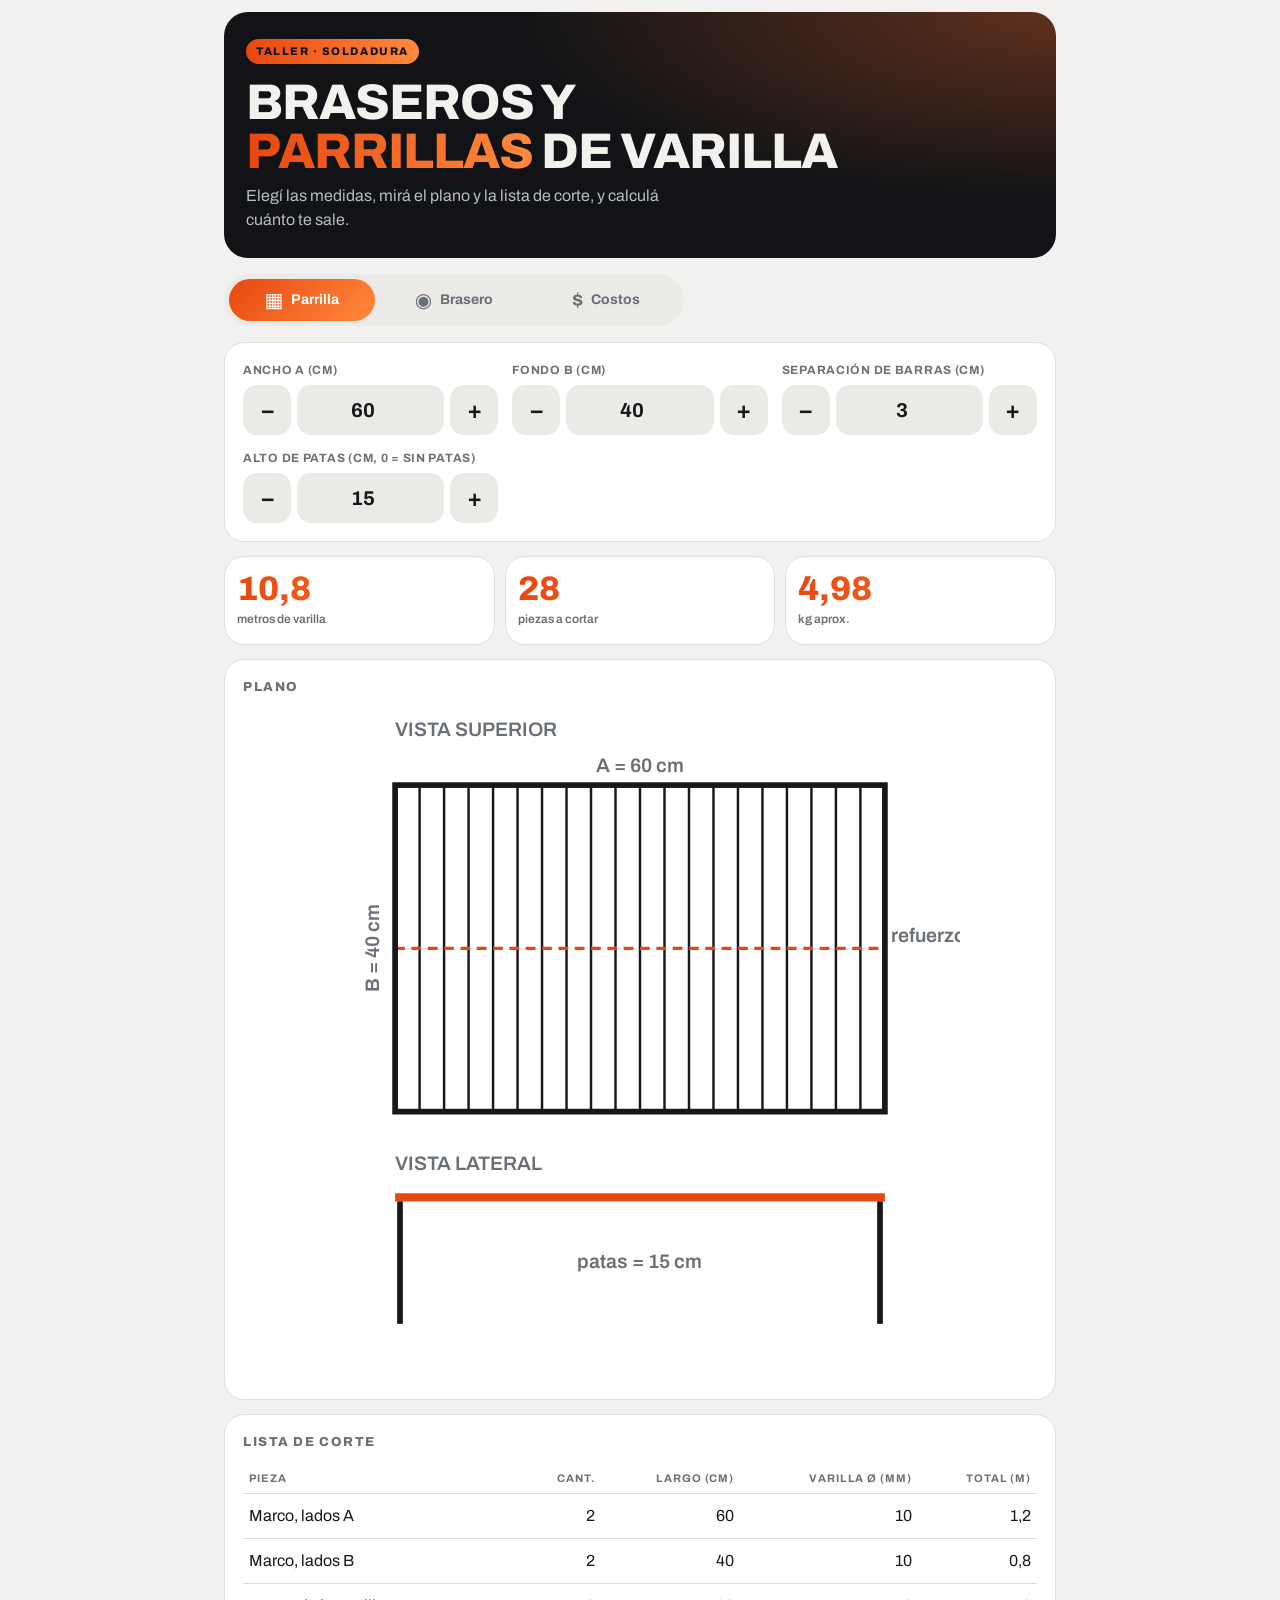
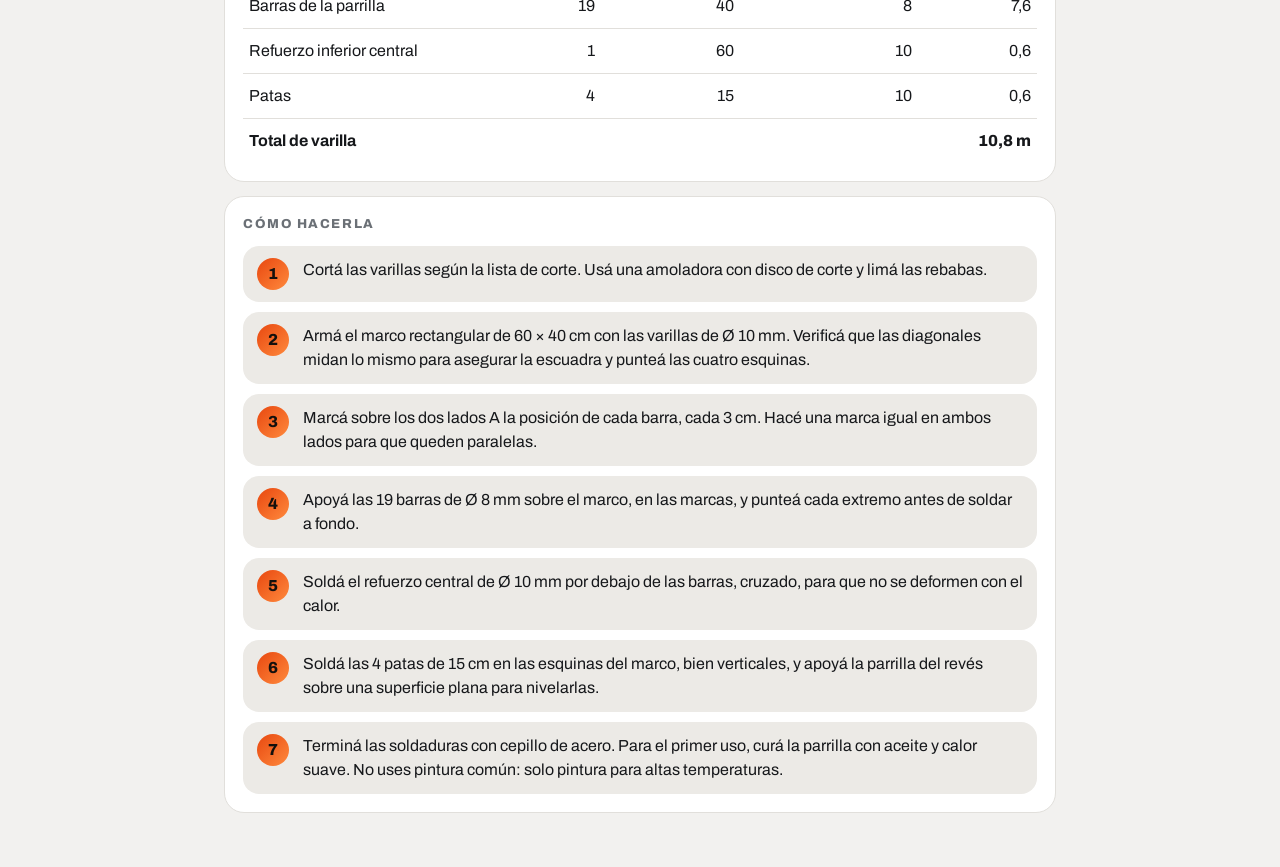
<file: index.html>
<!DOCTYPE html>
<html lang="es">
<head>
<meta charset="utf-8">
<meta name="viewport" content="width=device-width, initial-scale=1, viewport-fit=cover">
<meta name="theme-color" content="#111316">
<meta name="mobile-web-app-capable" content="yes">
<meta name="apple-mobile-web-app-capable" content="yes">
<meta name="apple-mobile-web-app-title" content="Parrillas">
<link rel="manifest" href="manifest.webmanifest">
<link rel="icon" href="icon-192.png">
<link rel="apple-touch-icon" href="apple-touch-icon.png">
<title>Braseros y parrillas de varilla</title>
<link href="https://fonts.googleapis.com/css2?family=Archivo:wght@400;600;800&display=swap" rel="stylesheet">
<style>:root{--bg:#f2f1ef;--panel:#fff;--ink:#16181b;--mute:#6b7076;--line:#e1dfdb;--acc:#e8470f;--acc2:#ff8a3d;--accink:#fff;--soft:#fdeadf;--chip:#eceae6;
box-sizing:border-box;padding-top:env(safe-area-inset-top,0px);padding-bottom:env(safe-area-inset-bottom,0px)}
@media (prefers-color-scheme:dark){:root:not([data-theme="light"]){--bg:#0d0e10;--panel:#17191c;--ink:#f3f1ee;--mute:#9a9fa5;--line:#2a2d31;--acc:#ff6a2b;--acc2:#ffb347;--accink:#14100d;--soft:#2a1a11;--chip:#222529}}
:root[data-theme="dark"]{--bg:#0d0e10;--panel:#17191c;--ink:#f3f1ee;--mute:#9a9fa5;--line:#2a2d31;--acc:#ff6a2b;--acc2:#ffb347;--accink:#14100d;--soft:#2a1a11;--chip:#222529}
html{scroll-padding-top:env(safe-area-inset-top,0px)}
*{box-sizing:border-box}
body{margin:0;background:var(--bg);color:var(--ink);font:16px/1.5 Archivo,system-ui,-apple-system,"Segoe UI",sans-serif}
main{max-width:860px;margin:0 auto;padding:12px 14px 110px}
.hero{background:radial-gradient(120% 140% at 100% 0%,#ff6a2b55,transparent 55%),#111316;color:#f3f1ee;border-radius:24px;padding:26px 22px;margin-bottom:16px}
.badge{display:inline-block;font-size:11px;font-weight:800;letter-spacing:.14em;background:linear-gradient(90deg,var(--acc),var(--acc2));color:#14100d;padding:4px 10px;border-radius:99px}
h1{font-size:clamp(30px,8vw,50px);font-weight:800;text-transform:uppercase;letter-spacing:-.02em;line-height:.98;margin:14px 0 8px}
h1 em{font-style:normal;background:linear-gradient(90deg,var(--acc),var(--acc2));-webkit-background-clip:text;background-clip:text;color:transparent}
h2{font-size:13px;font-weight:800;text-transform:uppercase;letter-spacing:.12em;color:var(--mute);margin:0 0 12px}
.sub{color:#b9bcc0;margin:0;max-width:46ch}.hint{color:var(--mute);font-size:14px}
.tabs{position:fixed;left:0;right:0;bottom:0;z-index:10;display:flex;gap:6px;padding:8px 10px calc(8px + env(safe-area-inset-bottom,0px));background:var(--panel);border-top:1px solid var(--line)}
.tabs button{flex:1;font:inherit;font-size:12px;font-weight:700;cursor:pointer;background:none;color:var(--mute);border:0;border-radius:14px;padding:6px 4px;min-height:52px;display:flex;flex-direction:column;align-items:center;justify-content:center;gap:1px}
.tabs i{font-style:normal;font-size:20px;line-height:1}
.tabs button[aria-selected="true"]{background:linear-gradient(135deg,var(--acc),var(--acc2));color:var(--accink)}
@media(min-width:720px){.tabs{position:static;border:0;background:var(--chip);border-radius:99px;padding:5px;margin-bottom:16px;max-width:460px}.tabs button{flex-direction:row;gap:8px;font-size:14px;min-height:42px;border-radius:99px}main{padding-bottom:40px}}
.panel{background:var(--panel);border:1px solid var(--line);border-radius:20px;padding:18px;margin-bottom:14px}
.fields{display:grid;grid-template-columns:repeat(auto-fit,minmax(200px,1fr));gap:14px}
label{display:block;font-size:12px;font-weight:700;text-transform:uppercase;letter-spacing:.06em;color:var(--mute);margin-bottom:6px}
input{width:100%;font:inherit;font-weight:700;font-size:20px;color:var(--ink);background:var(--chip);border:2px solid transparent;border-radius:14px;padding:8px 12px;min-height:48px;text-align:center}
input:focus-visible,button:focus-visible{outline:2px solid var(--acc);outline-offset:2px}
.step{display:flex;gap:6px}.step input{min-width:0;flex:1}
.step button{flex:0 0 48px;font:inherit;font-size:24px;font-weight:700;cursor:pointer;color:var(--ink);background:var(--chip);border:0;border-radius:14px}
.step button:active{background:var(--acc);color:var(--accink)}
.stats{display:grid;grid-template-columns:repeat(3,1fr);gap:10px;margin-bottom:14px}
.stat{background:var(--panel);border:1px solid var(--line);border-radius:20px;padding:14px 12px}
.stat b{display:block;font-size:clamp(22px,6vw,34px);font-weight:800;line-height:1.05;background:linear-gradient(90deg,var(--acc),var(--acc2));-webkit-background-clip:text;background-clip:text;color:transparent}
.stat span{font-size:12px;color:var(--mute);font-weight:600}
.scroll{overflow-x:auto}
table{width:100%;border-collapse:collapse;min-width:520px}
th{text-align:left;font-size:11px;text-transform:uppercase;letter-spacing:.08em;color:var(--mute);padding:6px;border-bottom:1px solid var(--line)}
td{padding:10px 6px;border-bottom:1px solid var(--line)}
tfoot td{border:0}
.n{text-align:right;white-space:nowrap}
td input{font-size:16px;min-height:40px;text-align:right;max-width:130px}
.tot{font-weight:800}
.total{display:flex;justify-content:space-between;align-items:center;gap:12px;background:linear-gradient(135deg,var(--acc),var(--acc2));color:#14100d;border-radius:18px;padding:16px 20px;margin-top:14px;font-weight:700}
.total b{font-size:clamp(26px,7vw,38px);font-weight:800}
.plano svg{width:100%;height:auto;max-width:640px;display:block;margin:0 auto}
.plano .l{stroke:var(--ink);fill:none}.plano .a{stroke:var(--acc);fill:none}
.plano .f{fill:var(--acc)}.plano text{fill:var(--mute);font:600 12px Archivo,system-ui,sans-serif}
.plano .d{stroke-dasharray:6 4}
ol{list-style:none;counter-reset:s;padding:0;margin:0;display:grid;gap:10px}
li{counter-increment:s;display:flex;gap:14px;align-items:flex-start;background:var(--chip);border-radius:16px;padding:12px 14px}
li::before{content:counter(s);flex:0 0 32px;height:32px;border-radius:50%;display:grid;place-items:center;font-weight:800;background:linear-gradient(135deg,var(--acc),var(--acc2));color:#14100d}
@media print{.tabs{display:none}body{background:#fff;color:#000}.tab[hidden]{display:block!important}}
</style>
</head>
<body>
<main>
  <header class="hero">
    <span class="badge">TALLER · SOLDADURA</span>
    <h1>Braseros y<br><em>parrillas</em> de varilla</h1>
    <p class="sub">Elegí las medidas, mirá el plano y la lista de corte, y calculá cuánto te sale.</p>
  </header>
  <nav class="tabs" role="tablist">
    <button role="tab" data-tab="parrilla" aria-selected="true"><i>▦</i><span>Parrilla</span></button>
    <button role="tab" data-tab="brasero" aria-selected="false"><i>◉</i><span>Brasero</span></button>
    <button role="tab" data-tab="materiales" aria-selected="false"><i>$</i><span>Costos</span></button>
  </nav>

  <section id="tab-parrilla" class="tab">
    <div class="panel fields">
      <div><label for="pA">Ancho A (cm)</label><input id="pA" type="number" value="60" min="10"></div>
      <div><label for="pB">Fondo B (cm)</label><input id="pB" type="number" value="40" min="10"></div>
      <div><label for="pS">Separación de barras (cm)</label><input id="pS" type="number" value="3" min="1" step="0.5"></div>
      <div><label for="pH">Alto de patas (cm, 0 = sin patas)</label><input id="pH" type="number" value="15" min="0"></div>
    </div>
    <div class="stats" id="pStats"></div>
    <div class="panel"><h2>Plano</h2><div id="pPlano" class="plano"></div></div>
    <div class="panel"><h2>Lista de corte</h2><div class="scroll"><table id="pCorte"></table></div></div>
    <div class="panel"><h2>Cómo hacerla</h2><ol id="pPasos"></ol></div>
  </section>

  <section id="tab-brasero" class="tab" hidden>
    <div class="panel fields">
      <div><label for="bD">Diámetro D (cm)</label><input id="bD" type="number" value="50" min="20"></div>
      <div><label for="bH">Altura de la cesta H (cm)</label><input id="bH" type="number" value="30" min="10"></div>
      <div><label for="bS">Separación de verticales (cm)</label><input id="bS" type="number" value="6" min="2" step="0.5"></div>
      <div><label for="bL">Alto de patas (cm)</label><input id="bL" type="number" value="20" min="5"></div>
    </div>
    <div class="stats" id="bStats"></div>
    <div class="panel"><h2>Plano</h2><div id="bPlano" class="plano"></div></div>
    <div class="panel"><h2>Lista de corte</h2><div class="scroll"><table id="bCorte"></table></div></div>
    <div class="panel"><h2>Cómo hacerlo</h2><ol id="bPasos"></ol></div>
  </section>

  <section id="tab-materiales" class="tab" hidden>
    <div class="panel fields">
      <div><label for="mP">Parrillas a fabricar</label><input id="mP" type="number" value="1" min="0"></div>
      <div><label for="mB">Braseros a fabricar</label><input id="mB" type="number" value="1" min="0"></div>
      <div><label for="mW">Desperdicio de cortes (%)</label><input id="mW" type="number" value="10" min="0"></div>
    </div>
    <div class="panel">
      <h2>Materiales</h2>
      <p class="hint">Escribí cuánto cuesta 1 metro de cada varilla. Los metros salen de las medidas que cargaste en las otras pestañas.</p>
      <div class="scroll"><table id="mTabla">
        <thead><tr><th>Material</th><th class="n">Parrillas (m)</th><th class="n">Braseros (m)</th><th class="n">Total con desperdicio (m)</th><th class="n">Barras de 12 m</th><th class="n">Precio de 1 metro ($)</th><th class="n">Subtotal ($)</th></tr></thead>
        <tbody>
        <tr data-d="8"><td>Varilla Ø 8 mm</td><td class="n" data-c="p"></td><td class="n" data-c="b"></td><td class="n" data-c="t"></td><td class="n" data-c="r"></td><td class="n"><input type="number" min="0" step="any" data-price="8" aria-label="Precio del metro de varilla 8 mm"></td><td class="n tot" data-c="s"></td></tr>
        <tr data-d="10"><td>Varilla Ø 10 mm</td><td class="n" data-c="p"></td><td class="n" data-c="b"></td><td class="n" data-c="t"></td><td class="n" data-c="r"></td><td class="n"><input type="number" min="0" step="any" data-price="10" aria-label="Precio del metro de varilla 10 mm"></td><td class="n tot" data-c="s"></td></tr>
        <tr data-d="12"><td>Varilla Ø 12 mm</td><td class="n" data-c="p"></td><td class="n" data-c="b"></td><td class="n" data-c="t"></td><td class="n" data-c="r"></td><td class="n"><input type="number" min="0" step="any" data-price="12" aria-label="Precio del metro de varilla 12 mm"></td><td class="n tot" data-c="s"></td></tr>
        </tbody>
      </table></div>
      <div class="total"><span>Costo total de materiales</span><b id="mTotal">$ 0</b></div>
      <p class="hint">No incluye soldadura, discos de corte ni pintura.</p>
    </div>
  </section>
</main>
<script>const $ = s => document.querySelector(s);
const fmt = n => n.toLocaleString("es-AR", { maximumFractionDigits: 2 });
const money = n => "$ " + n.toLocaleString("es-AR", { maximumFractionDigits: 2 });
const num = id => Math.max(0, parseFloat($("#" + id).value) || 0);
const KG = { 8: .395, 10: .617, 12: .888 };
const KEY = "brasero-parrilla-v1";

/* ---------- Modelos: devuelven la lista de corte (cm) ---------- */
function parrilla() {
  const A = num("pA"), B = num("pB"), S = Math.max(1, num("pS")), H = num("pH");
  const n = Math.max(0, Math.ceil(A / S) - 1);
  const cuts = [
    { p: "Marco, lados A", q: 2, l: A, d: 10 },
    { p: "Marco, lados B", q: 2, l: B, d: 10 },
    { p: "Barras de la parrilla", q: n, l: B, d: 8 },
    { p: "Refuerzo inferior central", q: 1, l: A, d: 10 }
  ];
  if (H > 0) cuts.push({ p: "Patas", q: 4, l: H, d: 10 });
  return { A, B, H, n, sp: A / (n + 1), cuts };
}

function brasero() {
  const D = num("bD"), H = num("bH"), S = Math.max(1, num("bS")), L = num("bL"), R = D / 2;
  const n = Math.ceil(Math.PI * D / S);
  const chords = [];
  for (let x = -R + 4; x < R - 1; x += 4) chords.push(2 * Math.sqrt(R * R - x * x));
  const avg = chords.length ? chords.reduce((a, b) => a + b, 0) / chords.length : 0;
  const cuts = [
    { p: "Aros (superior e inferior)", q: 2, l: Math.PI * D, d: 10 },
    { p: "Varillas verticales", q: n, l: H, d: 8 },
    { p: "Varillas del fondo (largo promedio)", q: chords.length, l: avg, d: 8 },
    { p: "Patas", q: 3, l: L, d: 12 },
    { p: "Asas", q: 2, l: 30, d: 10 }
  ];
  return { D, H, L, R, n, chords, cuts };
}

/* ---------- Instrucciones ---------- */
const pasosParrilla = g => [
  `Cortá las varillas según la lista de corte. Usá una amoladora con disco de corte y limá las rebabas.`,
  `Armá el marco rectangular de ${fmt(g.A)} × ${fmt(g.B)} cm con las varillas de Ø 10 mm. Verificá que las diagonales midan lo mismo para asegurar la escuadra y punteá las cuatro esquinas.`,
  `Marcá sobre los dos lados A la posición de cada barra, cada ${fmt(g.sp)} cm. Hacé una marca igual en ambos lados para que queden paralelas.`,
  `Apoyá las ${g.n} barras de Ø 8 mm sobre el marco, en las marcas, y punteá cada extremo antes de soldar a fondo.`,
  `Soldá el refuerzo central de Ø 10 mm por debajo de las barras, cruzado, para que no se deformen con el calor.`,
  g.H > 0 ? `Soldá las 4 patas de ${fmt(g.H)} cm en las esquinas del marco, bien verticales, y apoyá la parrilla del revés sobre una superficie plana para nivelarlas.` : `Como no lleva patas, apoyá la parrilla sobre soportes o ladrillos al usarla.`,
  `Terminá las soldaduras con cepillo de acero. Para el primer uso, curá la parrilla con aceite y calor suave. No uses pintura común: solo pintura para altas temperaturas.`
];
const pasosBrasero = g => [
  `Cortá las varillas según la lista de corte. Los aros se hacen con varilla de Ø 10 mm: curvala sobre un molde o un caño de ${fmt(g.D)} cm de diámetro.`,
  `Cerrá cada aro con una soldadura a tope y verificá que midan ${fmt(g.D)} cm de diámetro.`,
  `Marcá en ambos aros ${g.n} puntos a la misma distancia entre sí (cada ${fmt(Math.PI * g.D / g.n)} cm aprox.). Dividí primero en 4 y luego en partes iguales.`,
  `Soldá las ${g.n} varillas verticales de Ø 8 mm entre los dos aros, de ${fmt(g.H)} cm de alto. Empezá por 4 varillas opuestas para fijar la forma.`,
  `Soldá las varillas de Ø 8 mm del fondo en el aro inferior, cada 4 cm, cruzando de lado a lado, para que caigan las cenizas y entre aire.`,
  `Soldá las 3 patas de Ø 12 mm, de ${fmt(g.L)} cm, al aro inferior, a 120° entre sí.`,
  `Soldá las 2 asas de Ø 10 mm en el aro superior, enfrentadas, un poco hacia afuera para agarrarlas sin quemarte.`,
  `Limpiá las soldaduras y pintá con pintura para altas temperaturas. Dejala curar con un fuego chico antes del primer uso.`
];

/* ---------- Plano (SVG) ---------- */
function svgParrilla(g) {
  const k = Math.min(380 / (g.A || 1), 200 / (g.B || 1)), w = g.A * k, h = g.B * k, m = 46, hs = g.H * k;
  const W = w + 2 * m, y2 = m + h + 50, Ht = y2 + hs + 40;
  let s = `<svg viewBox="0 0 ${W} ${Ht}" role="img" aria-label="Plano de la parrilla"><text x="${m}" y="16">VISTA SUPERIOR</text>`;
  for (let i = 1; i <= g.n; i++) s += `<line class="l" stroke-width="1.5" x1="${m + i * g.sp * k}" y1="${m}" x2="${m + i * g.sp * k}" y2="${m + h}"/>`;
  s += `<line class="a d" stroke-width="2" x1="${m}" y1="${m + h / 2}" x2="${m + w}" y2="${m + h / 2}"/>`;
  s += `<rect class="l" stroke-width="3.5" x="${m}" y="${m}" width="${w}" height="${h}"/>`;
  s += `<text x="${m + w / 2}" y="${m - 8}" text-anchor="middle">A = ${fmt(g.A)} cm</text>`;
  s += `<text transform="translate(${m - 10} ${m + h / 2}) rotate(-90)" text-anchor="middle">B = ${fmt(g.B)} cm</text>`;
  s += `<text x="${m + w + 4}" y="${m + h / 2 - 4}" font-size="10">refuerzo</text>`;
  s += `<text x="${m}" y="${y2 - 14}">VISTA LATERAL</text><rect class="f" x="${m}" y="${y2}" width="${w}" height="5"/>`;
  if (g.H > 0) {
    for (const x of [m + 3, m + w - 3]) s += `<line class="l" stroke-width="3.5" x1="${x}" y1="${y2 + 5}" x2="${x}" y2="${y2 + 5 + hs}"/>`;
    s += `<text x="${m + w / 2}" y="${y2 + hs / 2 + 8}" text-anchor="middle">patas = ${fmt(g.H)} cm</text>`;
  }
  return s + `</svg>`;
}

function svgBrasero(g) {
  const k = Math.min(300 / (g.D || 1), 230 / ((g.H + g.L) || 1)), R = g.R * k, m = 40, cx = m + R;
  const W = 2 * R + 2 * m, y2 = m + 2 * R + 50, Ht = y2 + (g.H + g.L) * k + 30, cy = m + R;
  let s = `<svg viewBox="0 0 ${W} ${Ht}" role="img" aria-label="Plano del brasero"><text x="${m}" y="16">VISTA SUPERIOR</text>`;
  s += `<defs><clipPath id="cp"><circle cx="${cx}" cy="${cy}" r="${R}"/></clipPath></defs>`;
  for (const c of g.chords) { }
  for (let x = -g.R + 4; x < g.R - 1; x += 4) s += `<line class="l" stroke-width="1.2" clip-path="url(#cp)" x1="${cx + x * k}" y1="${cy - R}" x2="${cx + x * k}" y2="${cy + R}"/>`;
  s += `<circle class="l" stroke-width="3.5" cx="${cx}" cy="${cy}" r="${R}"/>`;
  for (const a of [90, 210, 330]) s += `<circle class="f" cx="${cx + R * Math.cos(a * Math.PI / 180)}" cy="${cy - R * Math.sin(a * Math.PI / 180)}" r="5"/>`;
  s += `<text x="${cx}" y="${m - 8}" text-anchor="middle">D = ${fmt(g.D)} cm</text>`;
  const top = y2, hh = g.H * k;
  s += `<text x="${m}" y="${y2 - 14}">VISTA LATERAL</text>`;
  const nv = Math.min(g.n, 24);
  for (let i = 0; i < nv; i++) { const x = cx + R * Math.cos(Math.PI * (i + .5) / nv); s += `<line class="l" stroke-width="1.2" x1="${x}" y1="${top}" x2="${x}" y2="${top + hh}"/>`; }
  s += `<line class="l" stroke-width="3.5" x1="${cx - R}" y1="${top}" x2="${cx + R}" y2="${top}"/><line class="l" stroke-width="3.5" x1="${cx - R}" y1="${top + hh}" x2="${cx + R}" y2="${top + hh}"/>`;
  for (const x of [cx - .87 * R, cx + .87 * R]) s += `<line class="l" stroke-width="4" x1="${x}" y1="${top + hh}" x2="${x}" y2="${top + hh + g.L * k}"/>`;
  s += `<line class="a d" stroke-width="2" x1="${cx}" y1="${top + hh}" x2="${cx}" y2="${top + hh + g.L * k}"/>`;
  s += `<text x="${cx + R + 6}" y="${top + hh / 2}">H = ${fmt(g.H)} cm</text><text x="${cx + R + 6}" y="${top + hh + g.L * k / 2}">patas = ${fmt(g.L)} cm</text>`;
  return s + `</svg>`;
}

/* ---------- Render ---------- */
const sumByD = cuts => { const t = { 8: 0, 10: 0, 12: 0 }; cuts.forEach(c => t[c.d] += c.q * c.l / 100); return t; };

function tabla(el, cuts) {
  const tot = cuts.reduce((a, c) => a + c.q * c.l / 100, 0);
  el.innerHTML = `<thead><tr><th>Pieza</th><th class="n">Cant.</th><th class="n">Largo (cm)</th><th class="n">Varilla Ø (mm)</th><th class="n">Total (m)</th></tr></thead><tbody>` +
    cuts.map(c => `<tr><td>${c.p}</td><td class="n">${c.q}</td><td class="n">${fmt(c.l)}</td><td class="n">${c.d}</td><td class="n">${fmt(c.q * c.l / 100)}</td></tr>`).join("") +
    `</tbody><tfoot><tr><td colspan="4"><b>Total de varilla</b></td><td class="n tot">${fmt(tot)} m</td></tr></tfoot>`;
}

function stats(el, cuts) {
  const m = cuts.reduce((a, c) => a + c.q * c.l / 100, 0), pz = cuts.reduce((a, c) => a + c.q, 0);
  const kg = cuts.reduce((a, c) => a + c.q * c.l / 100 * KG[c.d], 0);
  el.innerHTML = [[fmt(m), "metros de varilla"], [pz, "piezas a cortar"], [fmt(kg), "kg aprox."]]
    .map(([v, l]) => `<div class="stat"><b>${v}</b><span>${l}</span></div>`).join("");
}

function steppers() {
  document.querySelectorAll(".fields input").forEach(inp => {
    const w = document.createElement("div"); w.className = "step";
    inp.before(w);
    const st = parseFloat(inp.step) || 1;
    const mk = (t, d) => { const b = document.createElement("button"); b.type = "button"; b.textContent = t; b.setAttribute("aria-label", d > 0 ? "Sumar" : "Restar");
      b.onclick = () => { const v = (parseFloat(inp.value) || 0) + d * st, mn = inp.min === "" ? 0 : +inp.min; inp.value = Math.max(mn, Math.round(v * 100) / 100); inp.dispatchEvent(new Event("input", { bubbles: true })); }; return b; };
    w.append(mk("−", -1), inp, mk("+", 1));
  });
}

function update() {
  const p = parrilla(), b = brasero();
  $("#pPlano").innerHTML = svgParrilla(p); tabla($("#pCorte"), p.cuts); stats($("#pStats"), p.cuts);
  $("#pPasos").innerHTML = pasosParrilla(p).map(t => `<li>${t}</li>`).join("");
  $("#bPlano").innerHTML = svgBrasero(b); tabla($("#bCorte"), b.cuts); stats($("#bStats"), b.cuts);
  $("#bPasos").innerHTML = pasosBrasero(b).map(t => `<li>${t}</li>`).join("");

  const np = num("mP"), nb = num("mB"), w = 1 + num("mW") / 100;
  const sp = sumByD(p.cuts), sb = sumByD(b.cuts);
  let total = 0;
  document.querySelectorAll("#mTabla tbody tr").forEach(tr => {
    const d = tr.dataset.d, mp = sp[d] * np, mb = sb[d] * nb, mt = (mp + mb) * w;
    const price = parseFloat(tr.querySelector("input").value) || 0, sub = mt * price;
    total += sub;
    const set = (c, v) => tr.querySelector(`[data-c="${c}"]`).textContent = v;
    set("p", fmt(mp)); set("b", fmt(mb)); set("t", fmt(mt)); set("r", mt ? Math.ceil(mt / 12) : 0); set("s", money(sub));
  });
  $("#mTotal").textContent = money(total);
  save();
}

function save() {
  try {
    const d = {}; document.querySelectorAll("input").forEach(i => d[i.id || "price" + i.dataset.price] = i.value);
    localStorage.setItem(KEY, JSON.stringify(d));
  } catch (e) { }
}
function load() {
  try {
    const d = JSON.parse(localStorage.getItem(KEY) || "null"); if (!d) return;
    document.querySelectorAll("input").forEach(i => { const k = i.id || "price" + i.dataset.price; if (d[k] !== undefined) i.value = d[k]; });
  } catch (e) { }
}

document.querySelectorAll(".tabs button").forEach(btn => btn.addEventListener("click", () => {
  document.querySelectorAll(".tabs button").forEach(b => b.setAttribute("aria-selected", b === btn));
  document.querySelectorAll(".tab").forEach(t => t.hidden = t.id !== "tab-" + btn.dataset.tab);
}));
document.addEventListener("input", update);
steppers(); load(); update();

/* ---------- App instalable (PWA) ---------- */
if ("serviceWorker" in navigator && location.protocol.startsWith("http")) {
  window.addEventListener("load", () => navigator.serviceWorker.register("sw.js").catch(() => { }));
}
</script>
</body>
</html>
</file>
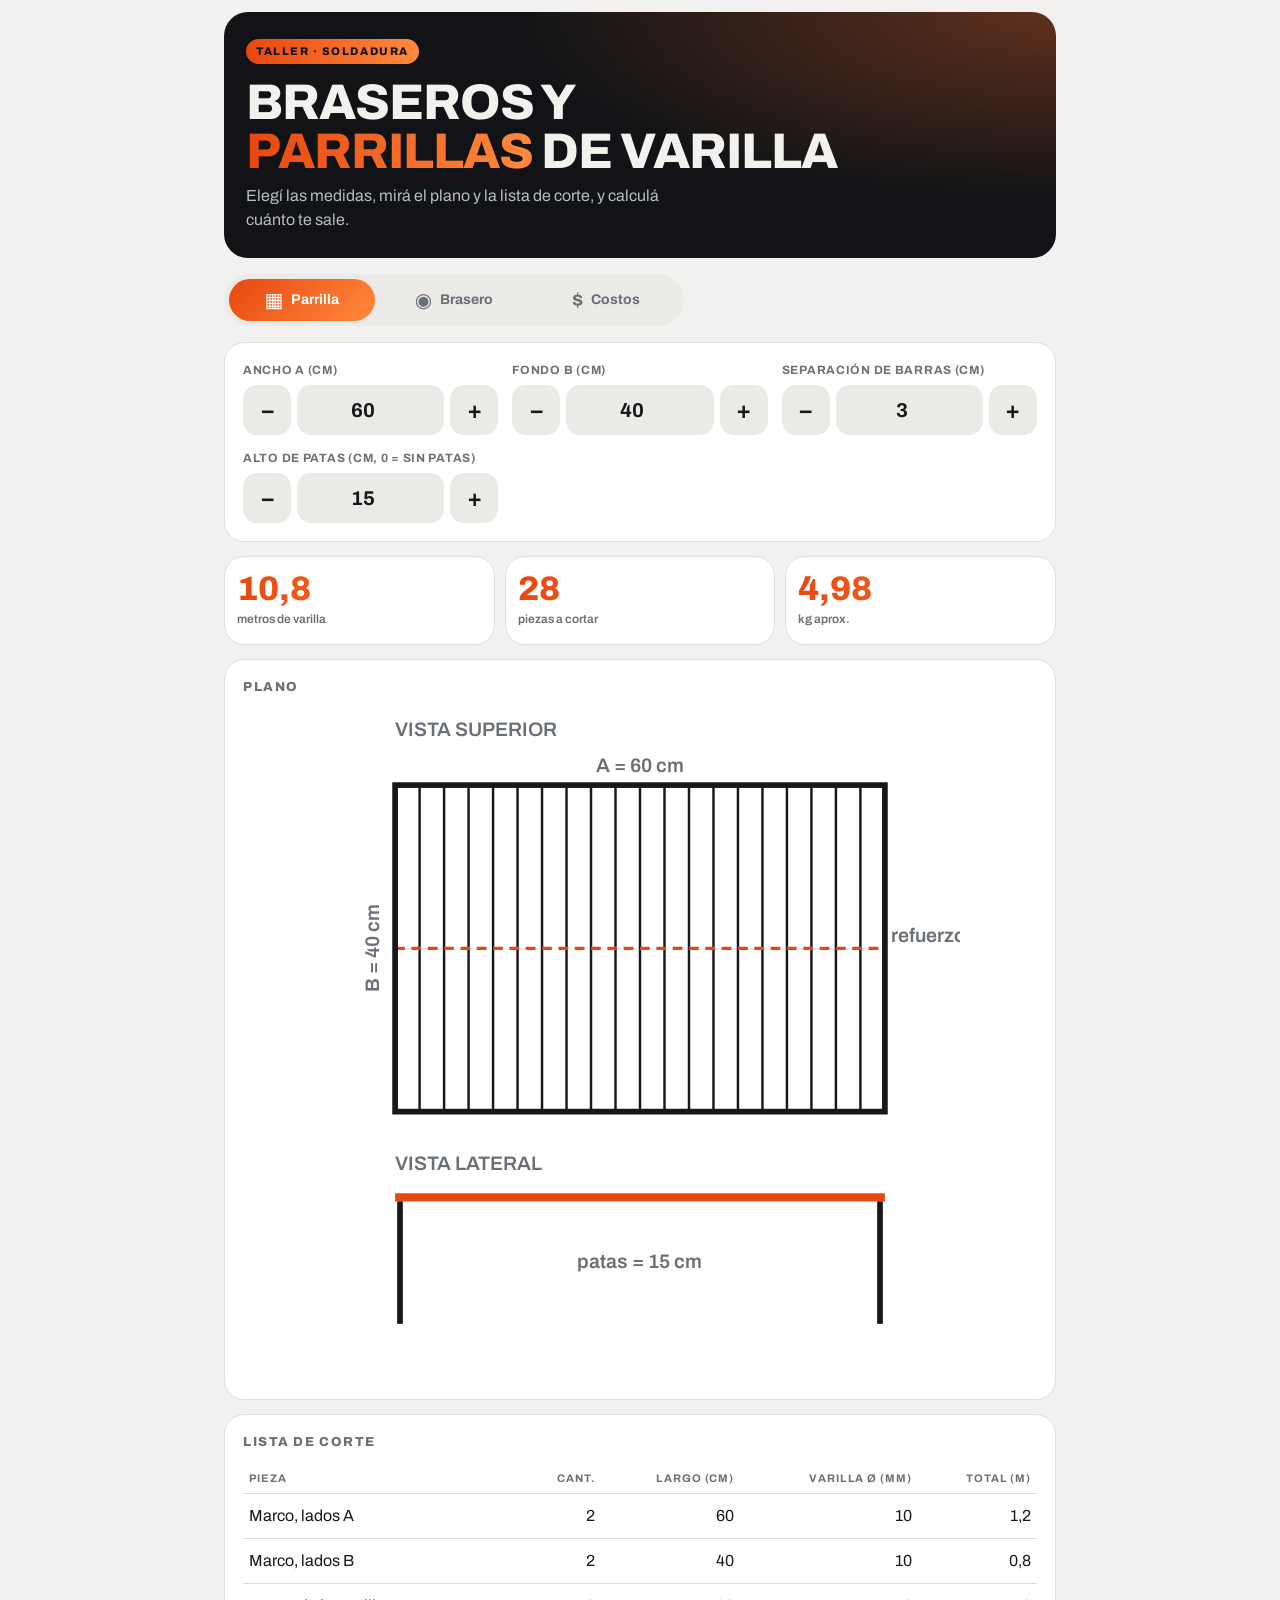
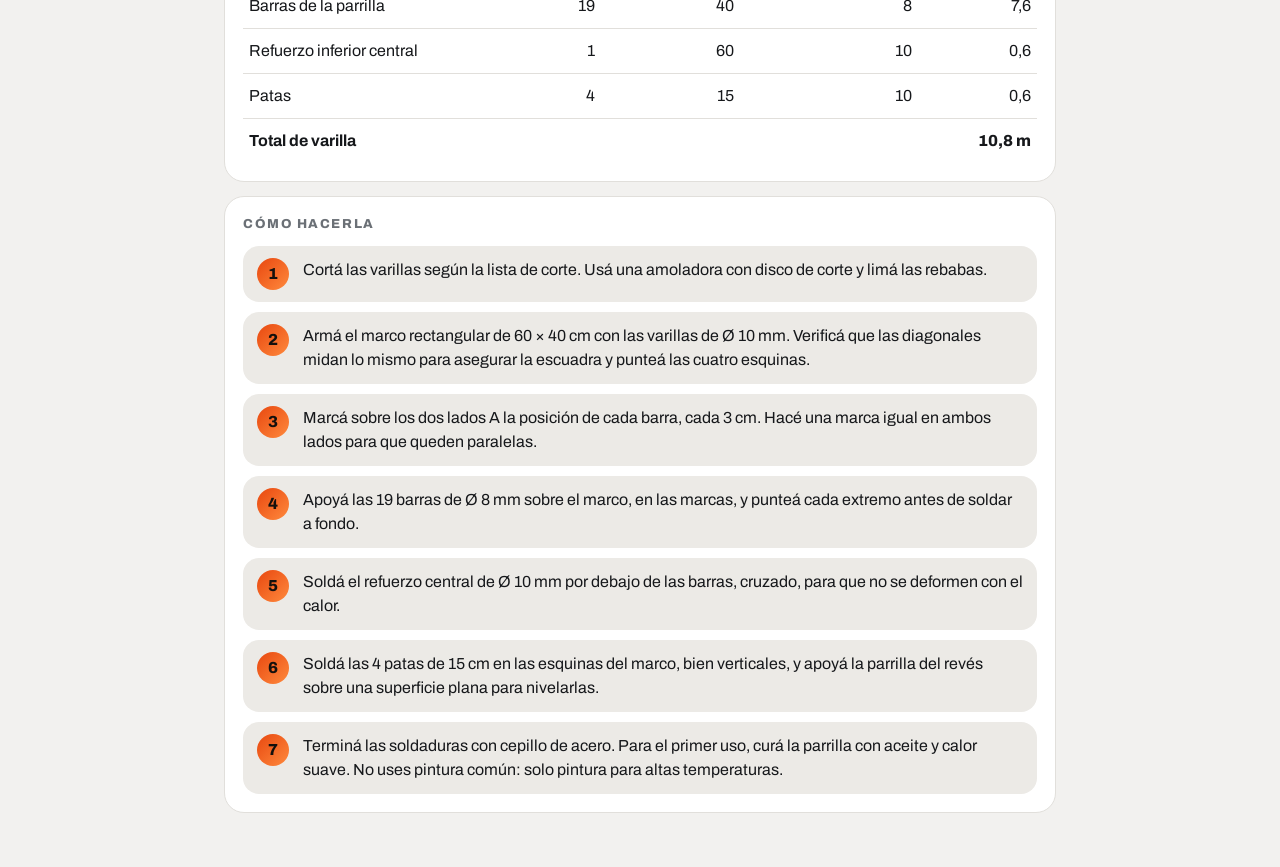
<file: braseros-y-parrillas/braseros-y-parrillas/index.html>
<!DOCTYPE html>
<html lang="es">
<head>
<meta charset="utf-8">
<meta name="viewport" content="width=device-width, initial-scale=1, viewport-fit=cover">
<meta name="theme-color" content="#111316">
<meta name="mobile-web-app-capable" content="yes">
<meta name="apple-mobile-web-app-capable" content="yes">
<meta name="apple-mobile-web-app-title" content="Parrillas">
<link rel="manifest" href="manifest.webmanifest">
<link rel="icon" href="icons/icon-192.png">
<link rel="apple-touch-icon" href="icons/apple-touch-icon.png">
<title>Braseros y parrillas de varilla</title>
<link href="https://fonts.googleapis.com/css2?family=Archivo:wght@400;600;800&display=swap" rel="stylesheet">
<link rel="stylesheet" href="css/style.css">
</head>
<body>
<main>
  <header class="hero">
    <span class="badge">TALLER · SOLDADURA</span>
    <h1>Braseros y<br><em>parrillas</em> de varilla</h1>
    <p class="sub">Elegí las medidas, mirá el plano y la lista de corte, y calculá cuánto te sale.</p>
  </header>
  <nav class="tabs" role="tablist">
    <button role="tab" data-tab="parrilla" aria-selected="true"><i>▦</i><span>Parrilla</span></button>
    <button role="tab" data-tab="brasero" aria-selected="false"><i>◉</i><span>Brasero</span></button>
    <button role="tab" data-tab="materiales" aria-selected="false"><i>$</i><span>Costos</span></button>
  </nav>

  <section id="tab-parrilla" class="tab">
    <div class="panel fields">
      <div><label for="pA">Ancho A (cm)</label><input id="pA" type="number" value="60" min="10"></div>
      <div><label for="pB">Fondo B (cm)</label><input id="pB" type="number" value="40" min="10"></div>
      <div><label for="pS">Separación de barras (cm)</label><input id="pS" type="number" value="3" min="1" step="0.5"></div>
      <div><label for="pH">Alto de patas (cm, 0 = sin patas)</label><input id="pH" type="number" value="15" min="0"></div>
    </div>
    <div class="stats" id="pStats"></div>
    <div class="panel"><h2>Plano</h2><div id="pPlano" class="plano"></div></div>
    <div class="panel"><h2>Lista de corte</h2><div class="scroll"><table id="pCorte"></table></div></div>
    <div class="panel"><h2>Cómo hacerla</h2><ol id="pPasos"></ol></div>
  </section>

  <section id="tab-brasero" class="tab" hidden>
    <div class="panel fields">
      <div><label for="bD">Diámetro D (cm)</label><input id="bD" type="number" value="50" min="20"></div>
      <div><label for="bH">Altura de la cesta H (cm)</label><input id="bH" type="number" value="30" min="10"></div>
      <div><label for="bS">Separación de verticales (cm)</label><input id="bS" type="number" value="6" min="2" step="0.5"></div>
      <div><label for="bL">Alto de patas (cm)</label><input id="bL" type="number" value="20" min="5"></div>
    </div>
    <div class="stats" id="bStats"></div>
    <div class="panel"><h2>Plano</h2><div id="bPlano" class="plano"></div></div>
    <div class="panel"><h2>Lista de corte</h2><div class="scroll"><table id="bCorte"></table></div></div>
    <div class="panel"><h2>Cómo hacerlo</h2><ol id="bPasos"></ol></div>
  </section>

  <section id="tab-materiales" class="tab" hidden>
    <div class="panel fields">
      <div><label for="mP">Parrillas a fabricar</label><input id="mP" type="number" value="1" min="0"></div>
      <div><label for="mB">Braseros a fabricar</label><input id="mB" type="number" value="1" min="0"></div>
      <div><label for="mW">Desperdicio de cortes (%)</label><input id="mW" type="number" value="10" min="0"></div>
    </div>
    <div class="panel">
      <h2>Materiales</h2>
      <p class="hint">Escribí cuánto cuesta 1 metro de cada varilla. Los metros salen de las medidas que cargaste en las otras pestañas.</p>
      <div class="scroll"><table id="mTabla">
        <thead><tr><th>Material</th><th class="n">Parrillas (m)</th><th class="n">Braseros (m)</th><th class="n">Total con desperdicio (m)</th><th class="n">Barras de 12 m</th><th class="n">Precio de 1 metro ($)</th><th class="n">Subtotal ($)</th></tr></thead>
        <tbody>
        <tr data-d="8"><td>Varilla Ø 8 mm</td><td class="n" data-c="p"></td><td class="n" data-c="b"></td><td class="n" data-c="t"></td><td class="n" data-c="r"></td><td class="n"><input type="number" min="0" step="any" data-price="8" aria-label="Precio del metro de varilla 8 mm"></td><td class="n tot" data-c="s"></td></tr>
        <tr data-d="10"><td>Varilla Ø 10 mm</td><td class="n" data-c="p"></td><td class="n" data-c="b"></td><td class="n" data-c="t"></td><td class="n" data-c="r"></td><td class="n"><input type="number" min="0" step="any" data-price="10" aria-label="Precio del metro de varilla 10 mm"></td><td class="n tot" data-c="s"></td></tr>
        <tr data-d="12"><td>Varilla Ø 12 mm</td><td class="n" data-c="p"></td><td class="n" data-c="b"></td><td class="n" data-c="t"></td><td class="n" data-c="r"></td><td class="n"><input type="number" min="0" step="any" data-price="12" aria-label="Precio del metro de varilla 12 mm"></td><td class="n tot" data-c="s"></td></tr>
        </tbody>
      </table></div>
      <div class="total"><span>Costo total de materiales</span><b id="mTotal">$ 0</b></div>
      <p class="hint">No incluye soldadura, discos de corte ni pintura.</p>
    </div>
  </section>
</main>
<script src="js/app.js"></script>
</body>
</html>
</file>
<file: braseros-y-parrillas/braseros-y-parrillas/css/style.css>
:root{--bg:#f2f1ef;--panel:#fff;--ink:#16181b;--mute:#6b7076;--line:#e1dfdb;--acc:#e8470f;--acc2:#ff8a3d;--accink:#fff;--soft:#fdeadf;--chip:#eceae6;
box-sizing:border-box;padding-top:env(safe-area-inset-top,0px);padding-bottom:env(safe-area-inset-bottom,0px)}
@media (prefers-color-scheme:dark){:root:not([data-theme="light"]){--bg:#0d0e10;--panel:#17191c;--ink:#f3f1ee;--mute:#9a9fa5;--line:#2a2d31;--acc:#ff6a2b;--acc2:#ffb347;--accink:#14100d;--soft:#2a1a11;--chip:#222529}}
:root[data-theme="dark"]{--bg:#0d0e10;--panel:#17191c;--ink:#f3f1ee;--mute:#9a9fa5;--line:#2a2d31;--acc:#ff6a2b;--acc2:#ffb347;--accink:#14100d;--soft:#2a1a11;--chip:#222529}
html{scroll-padding-top:env(safe-area-inset-top,0px)}
*{box-sizing:border-box}
body{margin:0;background:var(--bg);color:var(--ink);font:16px/1.5 Archivo,system-ui,-apple-system,"Segoe UI",sans-serif}
main{max-width:860px;margin:0 auto;padding:12px 14px 110px}
.hero{background:radial-gradient(120% 140% at 100% 0%,#ff6a2b55,transparent 55%),#111316;color:#f3f1ee;border-radius:24px;padding:26px 22px;margin-bottom:16px}
.badge{display:inline-block;font-size:11px;font-weight:800;letter-spacing:.14em;background:linear-gradient(90deg,var(--acc),var(--acc2));color:#14100d;padding:4px 10px;border-radius:99px}
h1{font-size:clamp(30px,8vw,50px);font-weight:800;text-transform:uppercase;letter-spacing:-.02em;line-height:.98;margin:14px 0 8px}
h1 em{font-style:normal;background:linear-gradient(90deg,var(--acc),var(--acc2));-webkit-background-clip:text;background-clip:text;color:transparent}
h2{font-size:13px;font-weight:800;text-transform:uppercase;letter-spacing:.12em;color:var(--mute);margin:0 0 12px}
.sub{color:#b9bcc0;margin:0;max-width:46ch}.hint{color:var(--mute);font-size:14px}
.tabs{position:fixed;left:0;right:0;bottom:0;z-index:10;display:flex;gap:6px;padding:8px 10px calc(8px + env(safe-area-inset-bottom,0px));background:var(--panel);border-top:1px solid var(--line)}
.tabs button{flex:1;font:inherit;font-size:12px;font-weight:700;cursor:pointer;background:none;color:var(--mute);border:0;border-radius:14px;padding:6px 4px;min-height:52px;display:flex;flex-direction:column;align-items:center;justify-content:center;gap:1px}
.tabs i{font-style:normal;font-size:20px;line-height:1}
.tabs button[aria-selected="true"]{background:linear-gradient(135deg,var(--acc),var(--acc2));color:var(--accink)}
@media(min-width:720px){.tabs{position:static;border:0;background:var(--chip);border-radius:99px;padding:5px;margin-bottom:16px;max-width:460px}.tabs button{flex-direction:row;gap:8px;font-size:14px;min-height:42px;border-radius:99px}main{padding-bottom:40px}}
.panel{background:var(--panel);border:1px solid var(--line);border-radius:20px;padding:18px;margin-bottom:14px}
.fields{display:grid;grid-template-columns:repeat(auto-fit,minmax(200px,1fr));gap:14px}
label{display:block;font-size:12px;font-weight:700;text-transform:uppercase;letter-spacing:.06em;color:var(--mute);margin-bottom:6px}
input{width:100%;font:inherit;font-weight:700;font-size:20px;color:var(--ink);background:var(--chip);border:2px solid transparent;border-radius:14px;padding:8px 12px;min-height:48px;text-align:center}
input:focus-visible,button:focus-visible{outline:2px solid var(--acc);outline-offset:2px}
.step{display:flex;gap:6px}.step input{min-width:0;flex:1}
.step button{flex:0 0 48px;font:inherit;font-size:24px;font-weight:700;cursor:pointer;color:var(--ink);background:var(--chip);border:0;border-radius:14px}
.step button:active{background:var(--acc);color:var(--accink)}
.stats{display:grid;grid-template-columns:repeat(3,1fr);gap:10px;margin-bottom:14px}
.stat{background:var(--panel);border:1px solid var(--line);border-radius:20px;padding:14px 12px}
.stat b{display:block;font-size:clamp(22px,6vw,34px);font-weight:800;line-height:1.05;background:linear-gradient(90deg,var(--acc),var(--acc2));-webkit-background-clip:text;background-clip:text;color:transparent}
.stat span{font-size:12px;color:var(--mute);font-weight:600}
.scroll{overflow-x:auto}
table{width:100%;border-collapse:collapse;min-width:520px}
th{text-align:left;font-size:11px;text-transform:uppercase;letter-spacing:.08em;color:var(--mute);padding:6px;border-bottom:1px solid var(--line)}
td{padding:10px 6px;border-bottom:1px solid var(--line)}
tfoot td{border:0}
.n{text-align:right;white-space:nowrap}
td input{font-size:16px;min-height:40px;text-align:right;max-width:130px}
.tot{font-weight:800}
.total{display:flex;justify-content:space-between;align-items:center;gap:12px;background:linear-gradient(135deg,var(--acc),var(--acc2));color:#14100d;border-radius:18px;padding:16px 20px;margin-top:14px;font-weight:700}
.total b{font-size:clamp(26px,7vw,38px);font-weight:800}
.plano svg{width:100%;height:auto;max-width:640px;display:block;margin:0 auto}
.plano .l{stroke:var(--ink);fill:none}.plano .a{stroke:var(--acc);fill:none}
.plano .f{fill:var(--acc)}.plano text{fill:var(--mute);font:600 12px Archivo,system-ui,sans-serif}
.plano .d{stroke-dasharray:6 4}
ol{list-style:none;counter-reset:s;padding:0;margin:0;display:grid;gap:10px}
li{counter-increment:s;display:flex;gap:14px;align-items:flex-start;background:var(--chip);border-radius:16px;padding:12px 14px}
li::before{content:counter(s);flex:0 0 32px;height:32px;border-radius:50%;display:grid;place-items:center;font-weight:800;background:linear-gradient(135deg,var(--acc),var(--acc2));color:#14100d}
@media print{.tabs{display:none}body{background:#fff;color:#000}.tab[hidden]{display:block!important}}
</file>
